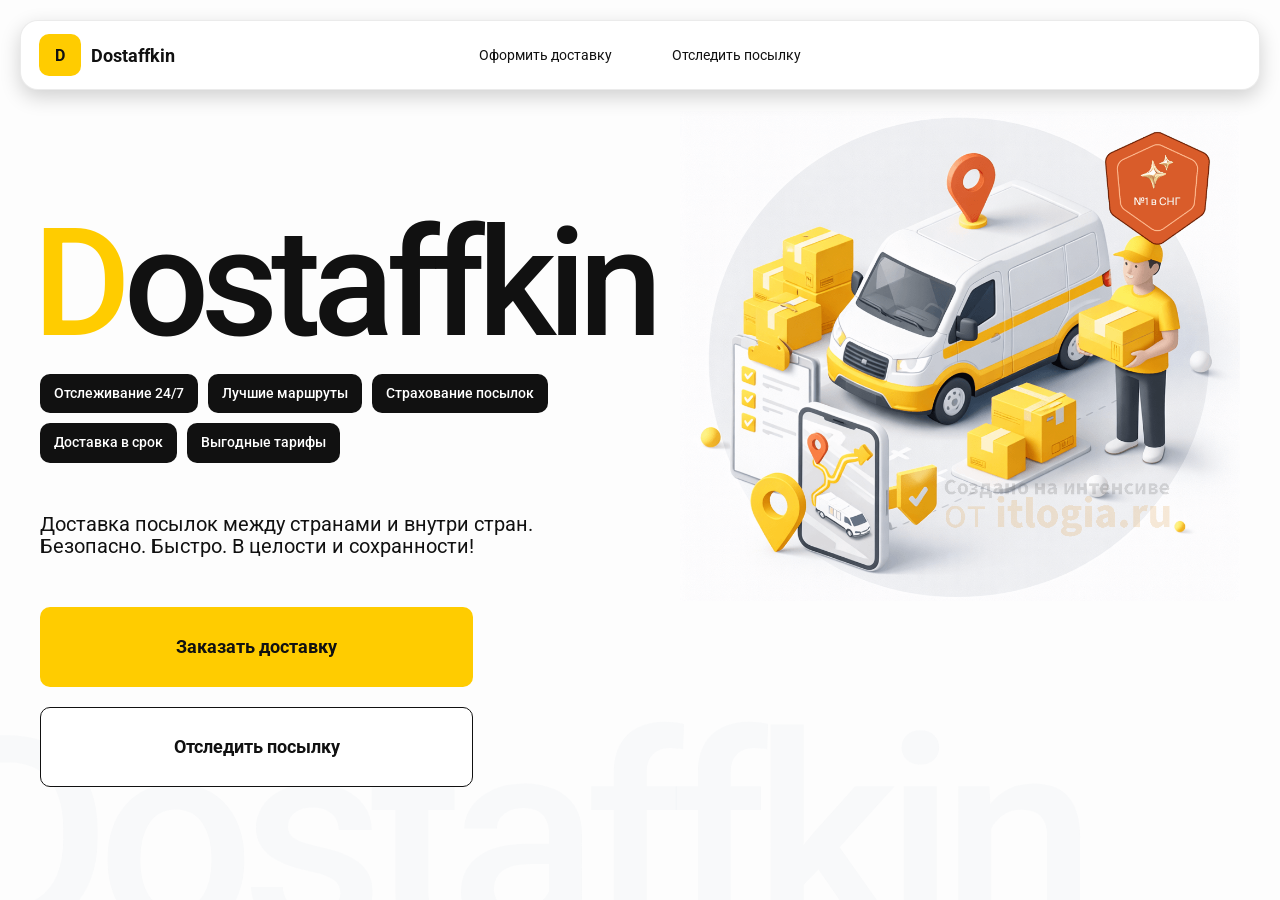
<file: index.html>
<!DOCTYPE html>
<html lang="en">

<head>
    <meta charset="UTF-8">
    <meta name="viewport" content="width=device-width, initial-scale=1.0">
    <meta name="viewport" content="width=device-width,initial-scale=1,maximum-scale=1,user-scalable=0" />
    <title>Dostaffkin — Доставка посылок между странами и внутри стран. Безопасно. Быстро. В целости и сохранности!
    </title>
    <link rel="stylesheet" href="styles/base.css" />
    <link rel="stylesheet" href="styles/base_adaptive.css" />
    <link rel="stylesheet" href="styles/index.css" />
    <link rel="stylesheet" href="styles/index_adaptive.css" />
</head>

<body>

    <div class="container">
        <header class="header">
            <a class="header-brand" href="#">
                <div class="header-logo">D</div>
                <div class="header-title">Dostaffkin</div>
            </a>
            <nav class="header-menu">
                <a class="header-link" href="./order.html">Оформить <span>доставку</span></a>
                <a class="header-link" href="./track.html">Отследить <span>посылку</span></a>
            </nav>
        </header>

        <main class="main">
            <section class="main-info">
                <div class="main-title">
                    <span>D</span>ostaffkin
                </div>

                <div class="main-features">
                    <div class="main-feature">Отслеживание 24/7</div>
                    <div class="main-feature">Лучшие маршруты</div>
                    <div class="main-feature">Страхование посылок</div>
                    <div class="main-feature">Доставка в срок</div>
                    <div class="main-feature">Выгодные тарифы</div>
                </div>

                <div class="main-description">
                    Доставка посылок между странами и внутри стран.
                    Безопасно. Быстро. В целости и сохранности!
                </div>

                <div class="main-actions">
                    <a class="button" type="button" href="./order.html">Заказать доставку</a>
                    <a class="button button-white" type="button" href="./track.html">Отследить посылку</a>
                </div>
            </section>
            <div class="main-title-ghost">Dostaffkin</div>
            <section class="main-image">
                <img src="images/main-image.png" alt="Main image" />
            </section>
        </main>

    </div>

</body>

</html>
</file>
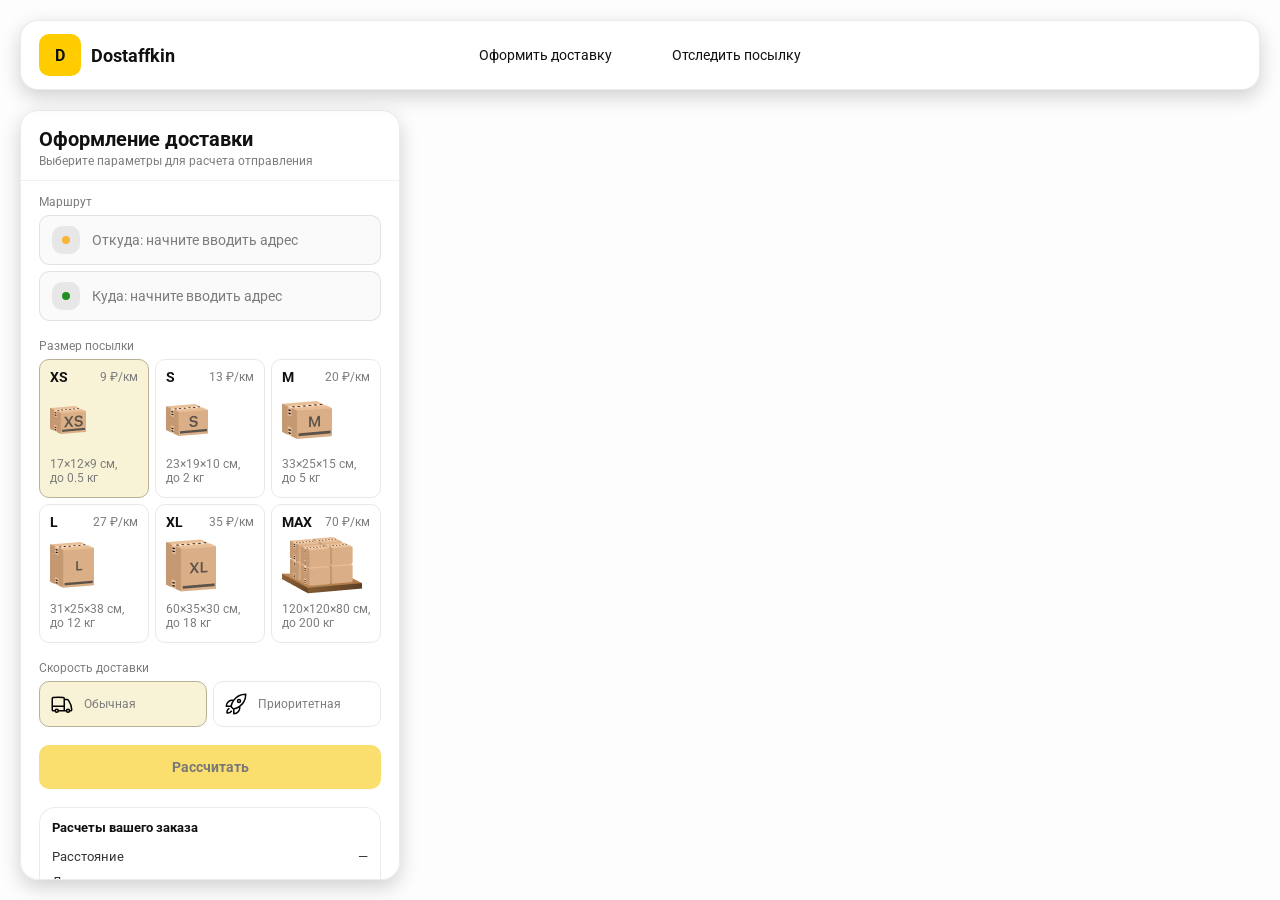
<file: order.html>
<!doctype html>
<html lang="ru">
<head>
	<meta charset="utf-8"/>
	<meta name="viewport" content="width=device-width,initial-scale=1,maximum-scale=1,user-scalable=0"/>
	<title>Оформление доставки</title>

	<link rel="stylesheet" href="styles/base.css"/>
	<link rel="stylesheet" href="styles/base_adaptive.css"/>

	<link rel="stylesheet" href="styles/order.css"/>
	<link rel="stylesheet" href="styles/order_adaptive.css"/>

	<script src="https://api-maps.yandex.ru/2.1/?lang=ru_RU&apikey=09441204-e3bb-4e56-bd42-0ed0c255f76c&suggest_apikey=9918f1b6-42d3-4649-be69-ad2902e16d04"
	        type="text/javascript"></script>
</head>
<body>

<div id="map"></div>
<header class="header">
	<a class="header-brand" href="./index.html">
		<div class="header-logo">D</div>
		<div class="header-title">Dostaffkin</div>
	</a>
	<nav class="header-menu">
		<a class="header-link" href="#">Оформить <span>доставку</span></a>
		<a class="header-link" href="./track.html">Отследить <span>посылку</span></a>
	</nav>
</header>

<aside class="main" id="sidebar">
	<div class="main-header">
		<div class="main-title">Оформление доставки</div>
		<div class="main-text">Выберите параметры для расчета отправления</div>
	</div>
	<div class="main-content">
		<div class="main-route">
			<div class="main-block-title">Маршрут</div>
			<div class="main-fields">
				<div class="main-field" id="fromField">
					<div class="main-pin"></div>
					<input id="from" placeholder="Откуда: начните вводить адрес" autocomplete="off"/>
					<div class="main-ac" id="fromAc" role="listbox" aria-label="Подсказки адресов"></div>
				</div>

				<div class="main-field" id="toField">
					<div class="main-pin"></div>
					<input id="to" placeholder="Куда: начните вводить адрес" autocomplete="off"/>
					<div class="main-ac" id="toAc" role="listbox" aria-label="Подсказки адресов"></div>
				</div>
			</div>
		</div>

		<div class="main-package">
			<div class="main-block-title">Размер посылки</div>

			<div class="main-sizes">
				<div class="main-size-card is-active" data-value="xs">
					<div class="main-size-top">
						<div class="main-size-label">XS</div>
						<div class="main-size-rate">9 ₽/км</div>
					</div>
					<div class="main-size-media">
						<img src="images/sizes/xs.png" alt="Короб XS"/>
					</div>
					<div class="main-size-description">17×12×9 см,<br>до 0.5 кг</div>
				</div>

				<div class="main-size-card" data-value="s">
					<div class="main-size-top">
						<div class="main-size-label">S</div>
						<div class="main-size-rate">13 ₽/км</div>
					</div>
					<div class="main-size-media">
						<img src="images/sizes/s.png" alt="Короб S"/>
					</div>
					<div class="main-size-description">23×19×10 см,<br>до 2 кг</div>
				</div>

				<div class="main-size-card" data-value="m">
					<div class="main-size-top">
						<div class="main-size-label">M</div>
						<div class="main-size-rate">20 ₽/км</div>
					</div>
					<div class="main-size-media">
						<img src="images/sizes/m.png" alt="Короб M"/>
					</div>
					<div class="main-size-description">33×25×15 см,<br>до 5 кг</div>
				</div>

				<div class="main-size-card" data-value="l">
					<div class="main-size-top">
						<div class="main-size-label">L</div>
						<div class="main-size-rate">27 ₽/км</div>
					</div>
					<div class="main-size-media">
						<img src="images/sizes/l.png" alt="Короб L"/>
					</div>
					<div class="main-size-description">31×25×38 см,<br>до 12 кг</div>
				</div>

				<div class="main-size-card" data-value="xl">
					<div class="main-size-top">
						<div class="main-size-label">XL</div>
						<div class="main-size-rate">35 ₽/км</div>
					</div>
					<div class="main-size-media">
						<img src="images/sizes/xl.png" alt="Короб XL"/>
					</div>
					<div class="main-size-description">60×35×30 см,<br>до 18 кг</div>
				</div>

				<div class="main-size-card" data-value="max">
					<div class="main-size-top">
						<div class="main-size-label">MAX</div>
						<div class="main-size-rate">70 ₽/км</div>
					</div>
					<div class="main-size-media main-size-media-palleta">
						<img src="images/sizes/max.png" alt="Паллета"/>
					</div>
					<div class="main-size-description">120×120×80 см,<br>до 200 кг</div>
				</div>
			</div>
		</div>

		<div class="main-speed">
			<div class="main-block-title">Скорость доставки</div>

			<div class="main-speeds">
				<div class="main-speed-card is-active" data-value="regular">
					<img class="main-speed-media" src="images/icons/regular.svg" alt="Regular"/>
					<div class="main-speed-description">Обычная</div>
				</div>
				<div class="main-speed-card" data-value="fast">
					<img class="main-speed-media" src="images/icons/fast.svg" alt="Fast"/>
					<div class="main-speed-description">Приоритетная</div>
				</div>

			</div>
		</div>

		<div class="main-calculate-block">
			<button id="calc" class="button calculate-button" type="button" disabled>Рассчитать</button>
		</div>

		<div class="main-result" id="result">
			<div class="main-result-title">Расчеты вашего заказа</div>
			<div class="main-result-lines">
				<div class="main-result-line"><span>Расстояние</span><span id="distanceValue">—</span></div>
				<div class="main-result-line"><span>Доставим через</span><span id="durationValue">—</span></div>
				<div class="main-result-line"><span>Тариф</span><span id="rateValue">—</span></div>
			</div>
			<div class="main-price">
				<div class="main-price-label">Итого</div>
				<div class="main-price-value" id="totalValue">—</div>
			</div>
		</div>

		<div class="main-order-box">
			<div class="main-order-form" id="orderForm">
				<div class="main-order-title">Оформление доставки</div>
				<div class="main-block-info-row">
					<div class="main-block-title">Контакты</div>
					<div class="order-fields">
						<div class="main-field">
							<input id="customerName" placeholder="Ваше имя" autocomplete="off"/>
						</div>
						<div class="main-field">
							<input id="customerPhone" placeholder="Ваш телефон" autocomplete="off" inputmode="tel"/>
						</div>
					</div>
				</div>
				<div class="main-block-info-row extra-info">
					<div class="main-block-title">Дополнительная информация</div>
					<div class="main-field textarea">
						<textarea id="comment" placeholder="Детали доставки и комментарии"></textarea>
					</div>
				</div>
				<button id="submit" class="button main-submit-request" type="button" disabled>Отправить
					заявку
				</button>
			</div>

			<div class="main-order-success" id="orderSuccess">
				<div class="main-success-icon">✓</div>
				<div class="main-success-title">Заявка отправлена!</div>
				<div class="main-success-title">Номер отправления – <span id="orderId"></span></div>
				<div class="main-success-subtitle">Мы скоро свяжемся с вами</div>
			</div>
		</div>

	</div>
</aside>

<script src="scripts/order.js"></script>
</body>
</html>
</file>
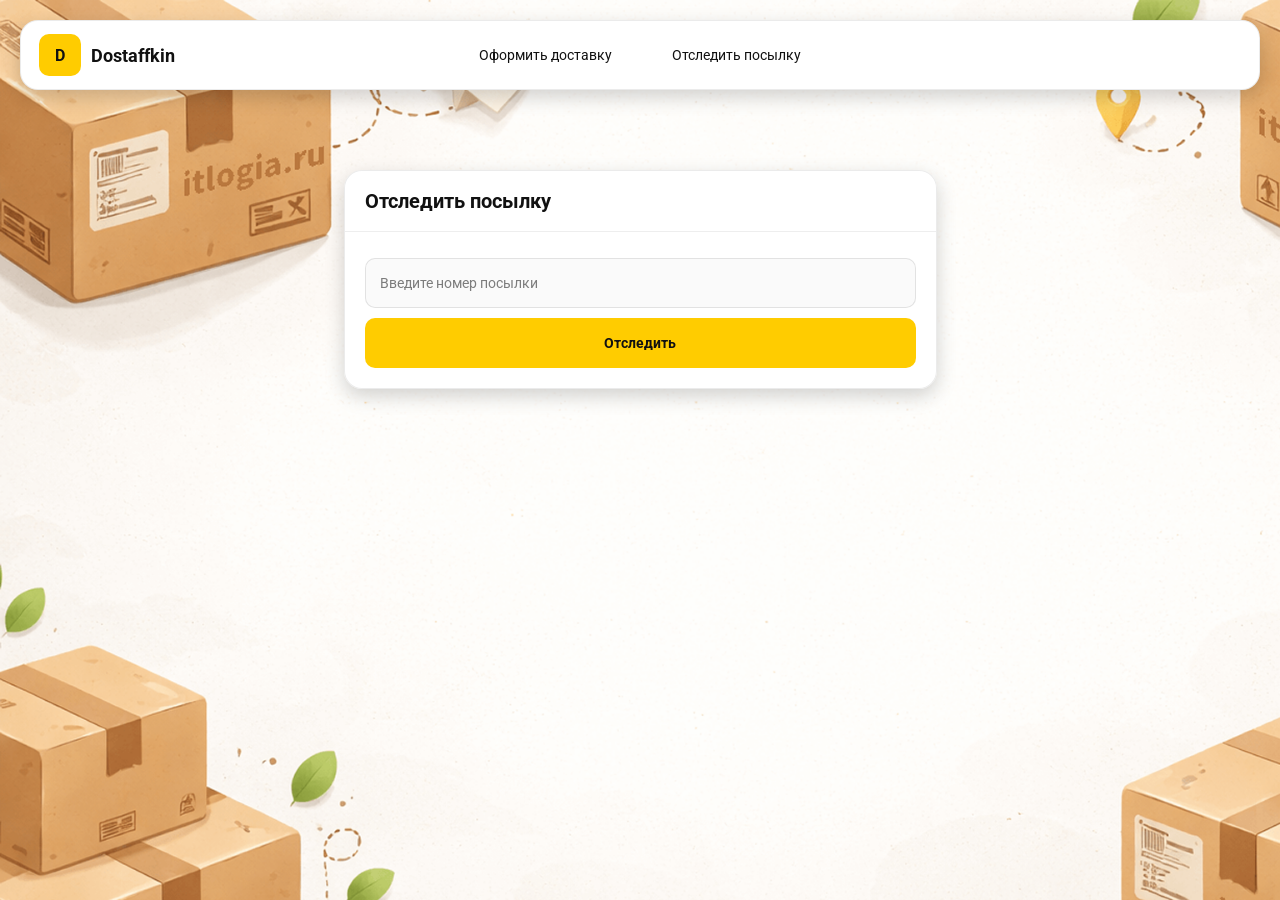
<file: track.html>
<!doctype html>
<html lang="ru">
<head>
	<meta charset="utf-8"/>
	<meta name="viewport" content="width=device-width,initial-scale=1,maximum-scale=1,user-scalable=0"/>
	<title>Отследить посылку</title>
	<link rel="stylesheet" href="styles/base.css"/>
	<link rel="stylesheet" href="styles/base_adaptive.css"/>

	<link rel="stylesheet" href="styles/track.css"/>
	<link rel="stylesheet" href="styles/track_adaptive.css"/>
</head>
<body>
<div class="container">

	<header class="header">
		<a class="header-brand" href="./index.html">
			<div class="header-logo">D</div>
			<div class="header-title">Dostaffkin</div>
		</a>
		<nav class="header-menu">
			<a class="header-link" href="./order.html">Оформить <span>доставку</span></a>
			<a class="header-link" href="#">Отследить <span>посылку</span></a>
		</nav>
	</header>

	<main class="track-content">
		<section class="track-card track-search">
			<div class="track-title">Отследить посылку</div>
			<div class="track-action">
				<div class="main-field track-field">
					<input id="trackNumber" placeholder="Введите номер посылки" autocomplete="off"/>
				</div>
				<button id="trackButton" class="button track-button" type="button">Отследить</button>
			</div>
		</section>

		<section class="track-card track-result" id="trackResult">
			<div class="track-result-header">
				<div class="track-id" id="trackIdValue"></div>
				<div class="track-routes">
					<div class="track-route">
						<div class="track-route-pin">
							<svg xmlns="http://www.w3.org/2000/svg" fill="none" viewBox="0 0 24 24" stroke-width="1.5"
							     stroke="orange" class="size-6">
								<path stroke-linecap="round" stroke-linejoin="round"
								      d="M15 10.5a3 3 0 1 1-6 0 3 3 0 0 1 6 0Z"/>
								<path stroke-linecap="round" stroke-linejoin="round"
								      d="M19.5 10.5c0 7.142-7.5 11.25-7.5 11.25S4.5 17.642 4.5 10.5a7.5 7.5 0 1 1 15 0Z"/>
							</svg>
						</div>
						<div class="track-route-address" id="trackFromValue">
							Откуда: Москва, улица Арбат, 1
						</div>
					</div>
					<div class="track-route track-route-arrow">
						<svg xmlns="http://www.w3.org/2000/svg" fill="none" viewBox="0 0 24 24" stroke-width="1.5"
						     stroke="currentColor" class="size-6">
							<path stroke-linecap="round" stroke-linejoin="round"
							      d="M19.5 13.5 12 21m0 0-7.5-7.5M12 21V3"/>
						</svg>
					</div>
					<div class="track-route">
						<div class="track-route-pin">
							<svg xmlns="http://www.w3.org/2000/svg" fill="none" viewBox="0 0 24 24" stroke-width="1.5"
							     stroke="green" class="size-6">
								<path stroke-linecap="round" stroke-linejoin="round"
								      d="M15 10.5a3 3 0 1 1-6 0 3 3 0 0 1 6 0Z"/>
								<path stroke-linecap="round" stroke-linejoin="round"
								      d="M19.5 10.5c0 7.142-7.5 11.25-7.5 11.25S4.5 17.642 4.5 10.5a7.5 7.5 0 1 1 15 0Z"/>
							</svg>
						</div>
						<div class="track-route-address" id="trackToValue">
							Куда: Минск, проспект Независимости, 58
						</div>
					</div>
				</div>
			</div>
			<div class="track-info">
				<div class="track-status-title">Статус данной посылки:</div>
				<div class="track-status-list" id="trackStatusList">



				</div>
			</div>
		</section>
	</main>
</div>
<script src="scripts/track.js"></script>
</body>
</html>
</file>
<file: styles/base.css>
*,
*::before,
*::after {
    box-sizing: border-box;
}

@font-face {
    font-family: "Roboto";
    src: url("../fonts/Roboto-Regular.ttf");
    font-weight: normal;
}

@font-face {
    font-family: "Roboto";
    src: url("../fonts/Roboto-Bold.ttf");
    font-weight: bold;
}

@font-face {
    font-family: "Roboto";
    src: url("../fonts/Roboto-Medium.ttf");
    font-weight: 500;
}

html,
body {
    margin: 0;
    color: #111111;
    font-family: "Roboto", sans-serif;
}

body {
    background: #FDFDFD;
}

.header {
    border-radius: 18px;
    box-shadow: 0 7px 20px 0 #0000002E;
    backdrop-filter: blur(10px);
    background: #ffffff;
    left: 20px;
    border: 1px solid rgba(0, 0, 0, 0.08);
    position: fixed;
    right: 20px;
    top: 20px;
    padding: 14px 18px;
    height: 70px;
    display: flex;
    align-items: center;
    z-index: 6;
}

.header-brand {
    display: flex;
    align-items: center;
    text-decoration: none;
    gap: 10px;
}

.header-logo {
    width: 42px;
    height: 42px;
    border-radius: 10px;
    background: #FFCC00;
    display: grid;
    place-items: center;
    font-weight: bold;
    color: #111;
}

.header-title {
    font-size: 18px;
    font-weight: bold;
    color: #111111;
    text-decoration: none;
}

.header-menu {
    display: flex;
    align-items: center;
    gap: 60px;
    margin: 0;
    position: absolute;
    left: 50%;
    transform: translateX(-50%);
}

.header-link {
    font-size: 14px;
    color: #111111;
    text-decoration: none;
}

.button {
    border: 0;
    outline: none;
    height: 44px;
    border-radius: 10px;
    font-size: 14px;
    font-weight: bold;
    cursor: pointer;
    font-family: inherit;
    transition: transform .08s ease, opacity .12s ease;
    background: #ffcc00;
    color: #111111;
    text-align: center;
    text-decoration: none;
}

.button:hover {
    background-color: #E5BC19;
}

.button:disabled {
    cursor: not-allowed;
    background-color: #FADE6E;
    color: #787878;
    transform: none;
}

.button.button-white {
    background: #ffffff;
    border: 1px solid #111111;
}

.button.button-white:hover {
    background: rgb(241 241 241);
}

.main-field {
    display: flex;
    align-items: center;
    margin-top: 6px;
    gap: 10px;
    border: 1px solid #1111111A;
    background: #FAFAFA;
    border-radius: 10px;
    padding: 10px 12px;
    position: relative;
    box-sizing: border-box;
    height: 50px;
}

.main-field.textarea {
    height: auto;
}

.main-pin {
    width: 28px;
    height: 28px;
    border-radius: 10px;
    background: rgba(17, 17, 17, 0.08);
    display: grid;
    place-items: center;
    flex: 0 0 auto;
    position: relative;
}

.main-pin::before {
    content: "";
    width: 8px;
    height: 8px;
    border-radius: 999px;
    background: orange;
    opacity: .75;
    display: block;
}

.main-field:last-child .main-pin::before {
    background: green;
    opacity: .85;
}

input, textarea {
    width: 100%;
    border: 0;
    outline: none;
    background: transparent;
    font-size: 14px;
    color: #111111;
    font-family: inherit;
}

textarea {
    resize: vertical;
    min-height: 72px;
    padding: 2px 0;
}

input::placeholder, textarea::placeholder {
    color: #7C7C7C;
}

.main-field:focus-within {
    border-color: rgba(0, 0, 0, 0.20);
    box-shadow: 0 0 0 4px rgba(255, 204, 0, 0.35);
    background: rgba(255, 255, 255, 0.75);
}
</file>
<file: styles/base_adaptive.css>
@media (max-width: 767px) {
    .header {
        left: 10px;
        right: 10px;
        top: 10px;
    }

    .header-link span {
        display: none;
    }

    .header-menu {
        gap: 20px;
        justify-content: flex-start;
        margin: 0 0 0 30px;
        position: static;
        transform: none;
    }
}

@media (max-width: 420px) {
    .header-title {
        display: none;
    }
}

@media (max-width: 374px) {
    .header-menu {
        gap: 10px;
        margin: 0 0 0 10px;
    }
}
</file>
<file: styles/index.css>
.container {
    overflow: hidden;
    min-height: 100vh;
}

.main {
    padding: 111px 40px 40px;
    position: relative;
    display: flex;
}

.main-info {
    max-width: 840px;
    width: 100%;
    position: relative;
}

.main-title {
    margin-top: 98px;
    font-weight: 500;
    font-size: 200px;
    line-height: 1;
    letter-spacing: -0.05em;
    color: #111111;
    left: -15px;
    position: relative;
}

.main-title span {
    color: #ffcc00;
}

.main-features {
    margin-top: 15px;
    display: flex;
    flex-wrap: wrap;
    gap: 10px;
}

.main-feature {
    background: #111111;
    color: #ffffff;
    padding: 12px 14px;
    font-weight: 500;
    font-size: 14px;
    line-height: 1.1;
    border-radius: 10px;
}

.main-description {
    margin-top: 50px;
    max-width: 500px;
    font-size: 20px;
    line-height: 1.1;
    color: #111111;
}

.main-actions {
    margin-top: 50px;
    display: flex;
    flex-direction: column;
    gap: 20px;
}

.main-actions .button {
    height: 80px;
    width: 433px;
    font-size: 18px;
    font-weight: bold;
    place-items: center;
    display: grid;
}

.main-title-ghost {
    position: absolute;
    z-index: -1;
    left: -70px;
    bottom: -150px;
    font-weight: 500;
    font-size: 278px;
    line-height: 1;
    letter-spacing: -0.05em;
    color: #ECEDF04D;
}

.main-image {
    width: 1024px;
    top: 100px;
    z-index: -2;
}

.main-image img {
    width: 100%;
    max-width: 1024px;
    height: auto;
    display: block;
}
</file>
<file: styles/index_adaptive.css>
@media (max-width: 1760px) {
    .main-title {
        font-size: 150px;
        left: -7px;
    }

    .main-info {
        max-width: 640px;
    }
}

@media (max-width: 1200px) {
    .main-info {
        max-width: 540px;
    }

    .main {
        padding: 111px 20px 20px;
    }

    .main-title {
        font-size: 120px;
        left: -4px;
    }

    .main-title-ghost {
        font-size: 220px;
    }
}

@media (max-width: 1024px) {
    .main-title {
        margin-top: 30px;
    }

    .main {
        flex-direction: column-reverse;
    }

    .main-image {
        max-width: 350px;
        position: absolute;
        left: 370px;
        top: 370px;
    }

    .main-info {
        max-width: 100%;
    }

    .main-actions {
        gap: 10px;
    }

    .main-actions .button {
        height: 50px;
        font-size: 14px;
        width: auto;
        max-width: 300px;
    }

    .main-description {
        max-width: 350px;
    }
}

@media (max-width: 570px) {
    .main-title {
        font-size: 88px;
    }

    .main-description {
        max-width: 100%
    }

    .main-actions {
       width: 100%;
    }

    .main-actions .button {
        width: 100%;
        max-width: 100%
    }

    .main-image {
        max-width: 650px;
        position: absolute;
        left: 170px;
        top: 70px;
        opacity: 0.2;
    }
}

@media (max-width: 400px) {
    .main-title {
        font-size: 70px;
    }
}
</file>
<file: styles/order.css>
#map {
    position: fixed;
    inset: 0;
}

.main {
    border-radius: 18px;
    box-shadow: 0 7px 20px 0 #0000002E;
    backdrop-filter: blur(10px);
    background: rgba(255, 255, 255, 0.96);
    left: 20px;
    border: 1px solid rgba(0, 0, 0, 0.08);
    position: fixed;
    top: 110px;
    bottom: 20px;
    width: 380px;
    display: flex;
    flex-direction: column;
    overflow: hidden;
    z-index: 5;
}

.main-header {
    padding: 18px 18px 12px 18px;
    border-bottom: 1px solid rgba(0, 0, 0, 0.06);
    display: flex;
    flex-direction: column;
}

.main-title {
    font-size: 20px;
    line-height: 100%;
    font-weight: bold;
}

.main-text {
    font-size: 12px;
    margin-top: 5px;
    color: #7C7C7C;
}

.main-content {
    padding: 14px 18px 18px 18px;
    overflow: auto;
    scrollbar-width: none;
    display: flex;
    flex-direction: column;
    gap: 18px;
    flex: 1;
}

.main-block-title {
    font-size: 12px;
    color: #7C7C7C;
}

.main-route .main-block-title,
.main-package .main-block-title {
    margin-bottom: 6px;
}

.main-sizes {
    display: grid;
    gap: 6px;
    grid-template-columns: repeat(3, 1fr);
}

.main-size-card {
    border: 1px solid #E8E8E7;
    background: #FFFFFF;
    border-radius: 10px;
    padding: 10px;
    cursor: pointer;
    user-select: none;
    transition: transform .08s ease, border-color .12s ease, background .12s ease;
    min-height: 139px;
}

.main-size-card:hover {
    transform: translateY(-1px);
}

.main-size-card.is-active {
    background-color: #F8F2D6;
    border-color: #B7B196;
}

.main-size-top {
    display: flex;
    align-items: center;
    justify-content: space-between;
}

.main-size-label {
    font-weight: bold;
    font-size: 14px;
    color: #111111;
    line-height: 100%;
}

.main-size-rate {
    font-size: 12px;
    color: #7C7C7C;
    line-height: 100%;
}

.main-size-media {
    margin-top: 8px;
    height: 57px;
}

.main-size-description {
    margin-top: 8px;
    font-size: 12px;
    color: #7C7C7C;
    line-height: 1.2;
}

.calculate-button {
    width: 100%;
}

.main-result {
    border: 1px solid rgba(0, 0, 0, 0.08);
    background: rgba(255, 255, 255, 0.75);
    border-radius: 16px;
    padding: 12px;
    line-height: 1.25;
}

.main-result-title {
    font-weight: bold;
    font-size: 13px;
    color: #111111;
    margin-bottom: 13px;
}

.main-result-lines {
    gap: 8px;
    display: flex;
    flex-direction: column;
}

.main-result-line {
    font-size: 13px;
    color: rgba(17, 17, 17, 0.85);
    display: flex;
    justify-content: space-between;
}

.main-price {
    margin-top: 18px;
    padding-top: 10px;
    border-top: 1px dashed rgba(0, 0, 0, 0.12);
    display: flex;
    align-items: baseline;
    justify-content: space-between;
}

.main-price-label {
    font-size: 12px;
    color: rgba(17, 17, 17, 0.55);
}

.main-price-value {
    font-size: 20px;
    font-weight: bold;
    color: #111111;
    letter-spacing: -0.3px;
}

.main-order-box {
    background: #ffffff;
    border: 1px solid #E8E8E7;
    border-radius: 10px;
    padding: 12px;
}

.main-order-title {
    margin-bottom: 8px;
    font-weight: bold;
    font-size: 14px;
    color: #111111;
}

.main-block-info {
    display: flex;
    flex-direction: column;
    gap: 6px;
}

.order-fields {
    display: grid;
    grid-template-columns: 1fr 1fr;
    column-gap: 10px;
    margin-top: 6px;
}

.main-block-info-row.extra-info {
    display: block;
    margin-top: 13px;
}

.main-submit-request {
    width: 100%;
    margin-top: 6px;
}

.main-order-success {
    display: none;
    text-align: center;
    padding: 22px 12px;
    gap: 12px;
}

.main-order-success.is-visible {
    display: flex;
    flex-direction: column;
    align-items: center;
}

.main-success-icon {
    width: 56px;
    height: 56px;
    border-radius: 50%;
    background: #16a34a;
    color: #ffffff;
    display: grid;
    place-items: center;
    font-size: 30px;
}

.main-success-title {
    font-size: 14px;
    font-weight: bold;
    color: #111111;
}

.main-success-subtitle {
    font-size: 12px;
    color: rgba(17, 17, 17, 0.55);
    line-height: 1.3;
}

.main-speed .main-block-title {
    margin-bottom: 6px;
}

.main-speeds {
    display: grid;
    gap: 6px;
    grid-template-columns: repeat(2, 1fr);
}

.main-speed-card {
    border: 1px solid #E8E8E7;
    background: #FFFFFF;
    border-radius: 10px;
    padding: 10px;
    cursor: pointer;
    user-select: none;
    transition: transform .08s ease, border-color .12s ease, background .12s ease;
    display: flex;
    align-items: center;
    gap: 10px;
}

.main-speed-card:hover {
    transform: translateY(-1px);
}

.main-speed-card.is-active {
    background-color: #F8F2D6;
    border-color: #B7B196;
}

.main-speed-description {
    font-size: 12px;
    color: #7C7C7C;
    line-height: 1.2;
}
</file>
<file: styles/order_adaptive.css>
@media (max-width: 767px) {
    .main {
        left: 10px;
        right: 10px;
        top: 50%;
        bottom: 12px;
        width: auto;
        max-width: none;
    }
}

@media (max-width: 420px) {
    .main-sizes {
        grid-template-columns: repeat(2, 1fr);
    }
}
</file>
<file: styles/track.css>
.container {
    background: #F4F4F4 url("../images/track-bg.png");
    background-size: cover;
    min-height: 100vh;
    padding: 170px 0 50px 0;
}

.track-content {
    width: 593px;
    margin: 0 auto;
}

.track-card {
    width: 100%;
    border-radius: 18px;
    box-shadow: 0 7px 20px 0 #0000002E;
    backdrop-filter: blur(10px);
    background: rgba(255, 255, 255, 0.96);
    border: 1px solid rgba(0, 0, 0, 0.08);
}

.track-title {
    font-size: 20px;
    line-height: 100%;
    font-weight: bold;
    border-bottom: 1px solid #EEEEEE;
    padding: 20px;
}

.track-action {
    padding: 20px;
}

.track-button {
    width: 100%;
    height: 50px;
}

.track-field {
    margin-bottom: 10px;
}

.track-result {
    margin-top: 5px;
    display: none;
}

.track-result.is-visible {
    display: block;
}

.track-result-header {
    font-weight: bold;
    font-size: 14px;
    color: #111111;
    padding: 20px;
    border-bottom: 1px solid #EEEEEE;
}

.track-id {
    margin-bottom: 12px;
    font-size: 20px;
}

.track-routes {
    display: flex;
    flex-direction: column;
    gap: 10px;
    font-weight: normal;
}

.track-route {
    display: flex;
    align-items: center;
    gap: 10px;
}

.track-route-pin {
    width: 24px;
    height: 24px;
    flex-shrink: 0;
}

.track-route-arrow {
    padding: 15px 0;
    width: 24px;
    height: 24px;
}

.track-info {
    padding: 20px;
}

.track-status {
    display: flex;
    align-items: center;
    font-size: 12px;
    gap: 10px;
}

.track-status-title {
    font-size: 14px;
    color: #111111;
    margin-bottom: 20px;
}

.track-status-list {
    display: flex;
    flex-direction: column;
    gap: 15px;
}

.track-status-icon {
    width: 40px;
    height: 40px;
    border-radius: 50%;
    background: rgba(17, 17, 17, 0.08);
    display: grid;
    place-items: center;
    flex: 0 0 auto;
}

.track-status.created .track-status-icon {
    background-color: #F1CB00;
}

.track-status.in-way .track-status-icon {
    background-color: #F08A11;
}

.track-status.ready .track-status-icon {
    background-color: #A35D0A;
}

.track-status.done .track-status-icon {
    background-color: #37C93B;
}

.track-status-text {
    display: flex;
    align-items: center;
    justify-content: space-between;
    color: #111111;
    font-size: 12px;
    flex: 1;
}

.track-status-date {
    color: rgba(17, 17, 17, 0.55);
}
</file>
<file: styles/track_adaptive.css>
@media (max-width: 767px) {
    .container {
        padding: 130px 0 50px 0;
    }

    .track-content {
        width: 100%;
        padding-left: 10px;
        padding-right: 10px;
    }

    .track-result-header {
        padding: 20px;
    }
}
</file>
